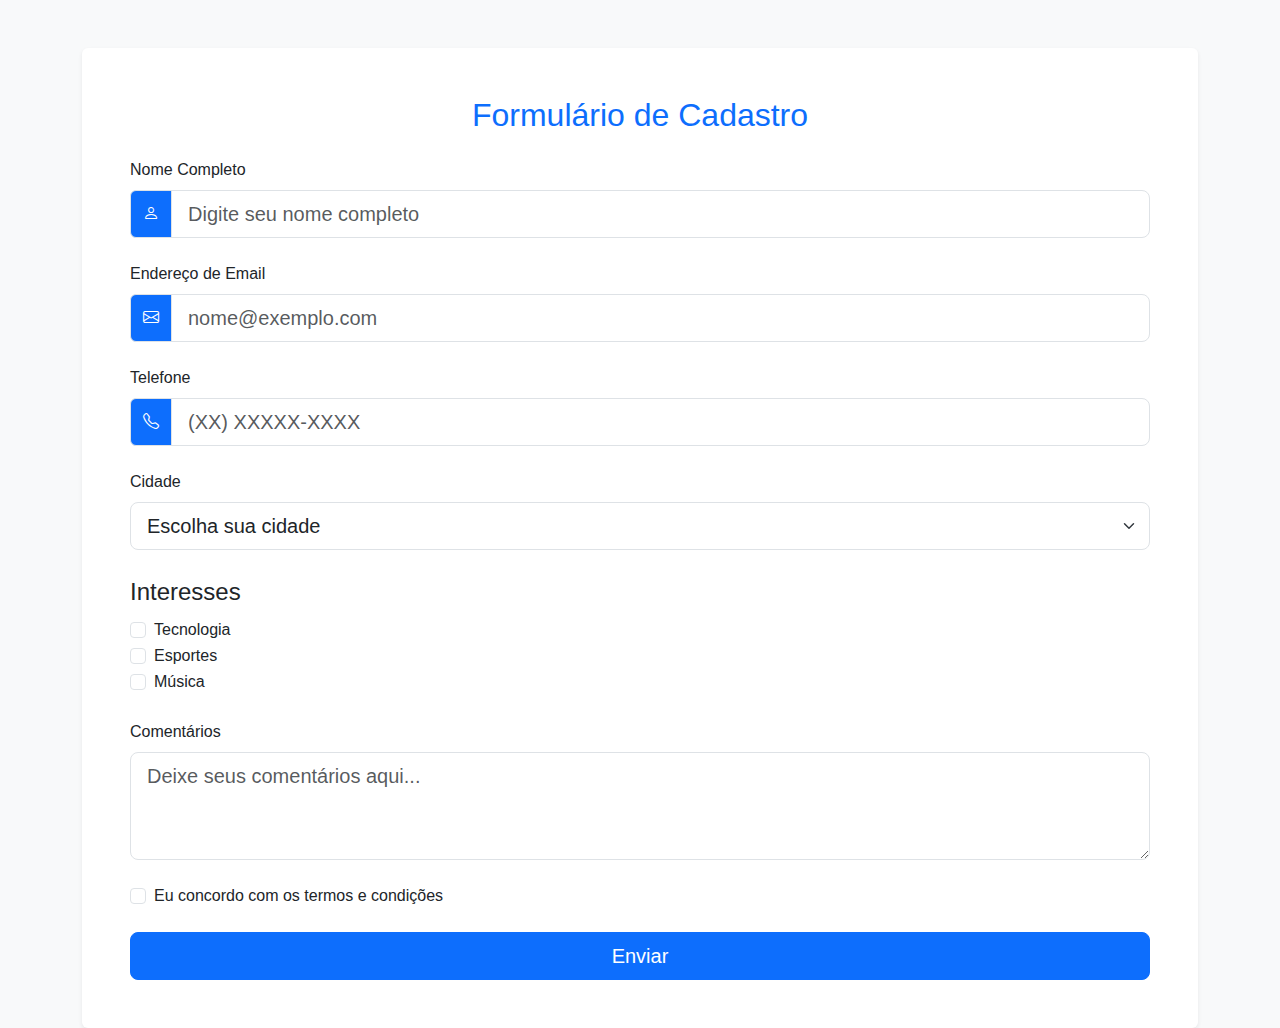
<file: bootstrapForm/index.html>
<!DOCTYPE html>
<html lang="pt-BR">
<head>
  <meta charset="UTF-8">
  <meta name="viewport" content="width=device-width, initial-scale=1.0">
  <title>Formulário Web</title>
  <link href="https://cdn.jsdelivr.net/npm/bootstrap@5.3.0/dist/css/bootstrap.min.css" rel="stylesheet">
  <link href="https://cdn.jsdelivr.net/npm/bootstrap-icons/font/bootstrap-icons.css" rel="stylesheet">
</head>

<body class="bg-light text-dark" style="font-family: 'Roboto', sans-serif;">
  <div class="container mt-5">
    <div class="card shadow-sm border-0">
      <div class="card-body p-5">
        <h2 class="text-primary text-center mb-4">Formulário de Cadastro</h2>
        <form id="formCadastro" novalidate>
          <!-- Nome Completo -->
          <div class="mb-4">
            <label for="nomeCompleto" class="form-label">Nome Completo</label>
            <div class="input-group">
              <span class="input-group-text bg-primary text-white"><i class="bi bi-person"></i></span>
              <input type="text" class="form-control form-control-lg" id="nomeCompleto" placeholder="Digite seu nome completo" required>
            </div>
          </div>

          <!-- Endereço de Email -->
          <div class="mb-4">
            <label for="email" class="form-label">Endereço de Email</label>
            <div class="input-group">
              <span class="input-group-text bg-primary text-white"><i class="bi bi-envelope"></i></span>
              <input type="email" class="form-control form-control-lg" id="email" placeholder="nome@exemplo.com" required>
            </div>
          </div>

          <!-- Telefone -->
          <div class="mb-4">
            <label for="telefone" class="form-label">Telefone</label>
            <div class="input-group">
              <span class="input-group-text bg-primary text-white"><i class="bi bi-telephone"></i></span>
              <input type="tel" class="form-control form-control-lg" id="telefone" placeholder="(XX) XXXXX-XXXX" pattern="[0-9]*" required>
            </div>
          </div>

          <!-- Selecione sua cidade -->
          <div class="mb-4">
            <label for="cidade" class="form-label">Cidade</label>
            <select class="form-select form-select-lg" id="cidade" required>
              <option selected>Escolha sua cidade</option>
              <option value="1">São Paulo</option>
              <option value="2">Rio de Janeiro</option>
              <option value="3">Belo Horizonte</option>
            </select>
          </div>

          <!-- Interesses -->
          <fieldset class="mb-4">
            <legend class="form-label">Interesses</legend>
            <div class="form-check">
              <input class="form-check-input" type="checkbox" value="tecnologia" id="tecnologia">
              <label class="form-check-label" for="tecnologia">Tecnologia</label>
            </div>
            <div class="form-check">
              <input class="form-check-input" type="checkbox" value="esportes" id="esportes">
              <label class="form-check-label" for="esportes">Esportes</label>
            </div>
            <div class="form-check">
              <input class="form-check-input" type="checkbox" value="musica" id="musica">
              <label class="form-check-label" for="musica">Música</label>
            </div>
          </fieldset>

          <!-- Comentários -->
          <div class="mb-4">
            <label for="comentarios" class="form-label">Comentários</label>
            <textarea class="form-control form-control-lg" id="comentarios" rows="3" placeholder="Deixe seus comentários aqui..."></textarea>
          </div>

          <!-- Termos e Condições -->
          <div class="mb-4 form-check">
            <input type="checkbox" class="form-check-input" id="termos" required>
            <label class="form-check-label" for="termos">Eu concordo com os termos e condições</label>
          </div>

          <!-- Botão de Enviar -->
          <div class="d-grid">
            <button type="submit" class="btn btn-primary btn-lg" id="btnEnviar">Enviar</button>
          </div>
        </form>
      </div>
    </div>
  </div>

  <script src="https://cdn.jsdelivr.net/npm/bootstrap@5.3.0/dist/js/bootstrap.bundle.min.js"></script>
<script>
    // Validação do formulário ao tentar enviar
    document.getElementById('formCadastro').addEventListener('submit', function(event) {
      if (!this.checkValidity()) {
        event.preventDefault();
        event.stopPropagation();
      }
      this.classList.add('was-validated');
    });
  </script>
</body>
</html>
</file>
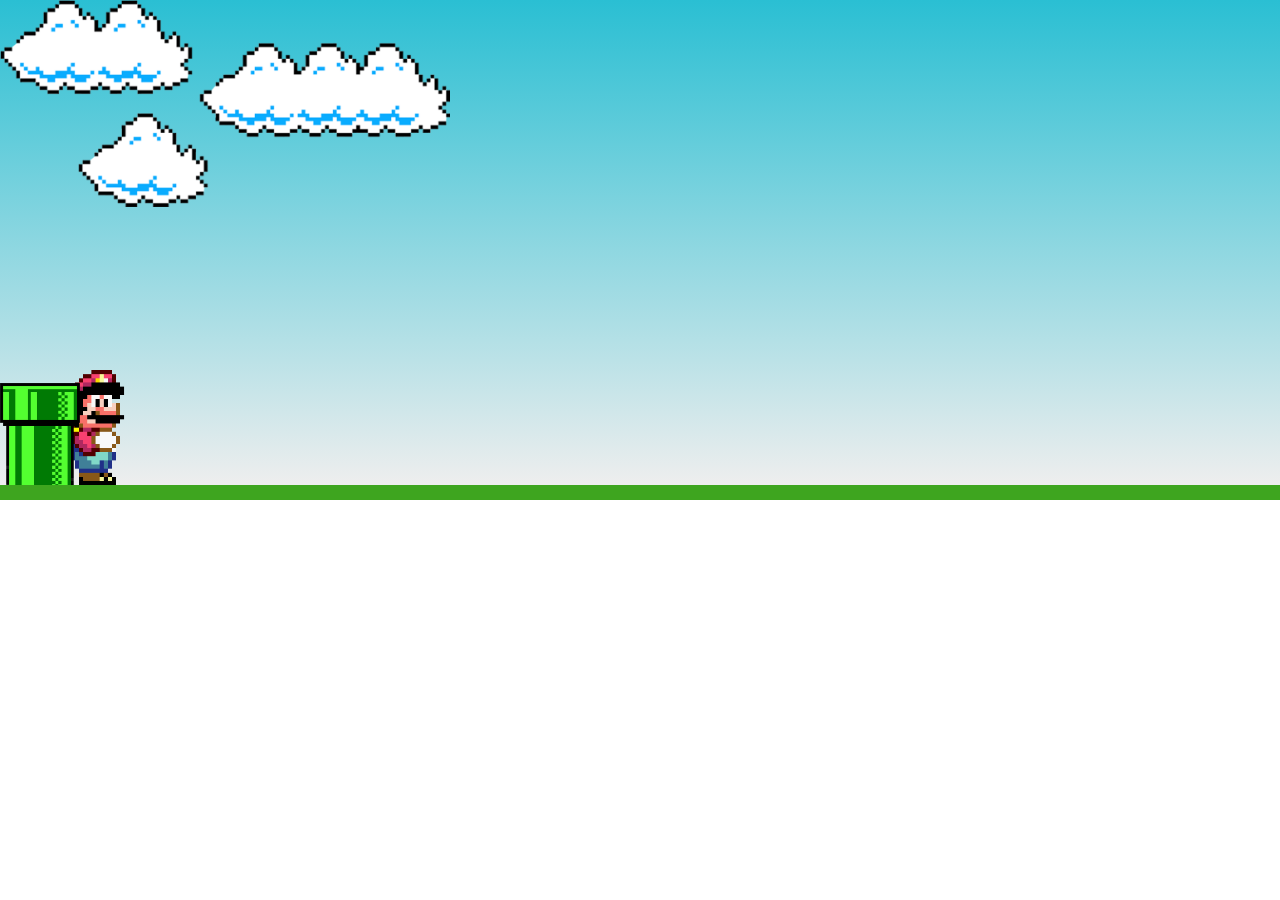
<file: marioJS/index.html>
<!DOCTYPE html>
<html lang="PT-BR">
<head>
    <meta charset="UTF-8">
    <meta name="viewport" content="width=device-width, initial-scale=1.0">
    <link rel="stylesheet" href="./css/style.css">
    <script src="./js/script.js" defer></script>
    <title>Mario Jump</title>
</head>
<body>
    <div class="game-board">

        <img src="./images/mario.gif" class="mario">
        <img src="./images/pipe.png" class="pipe">
        <img src="./images/clouds.png" class="clouds">

    </div>
    
</body>
</html>
</file>
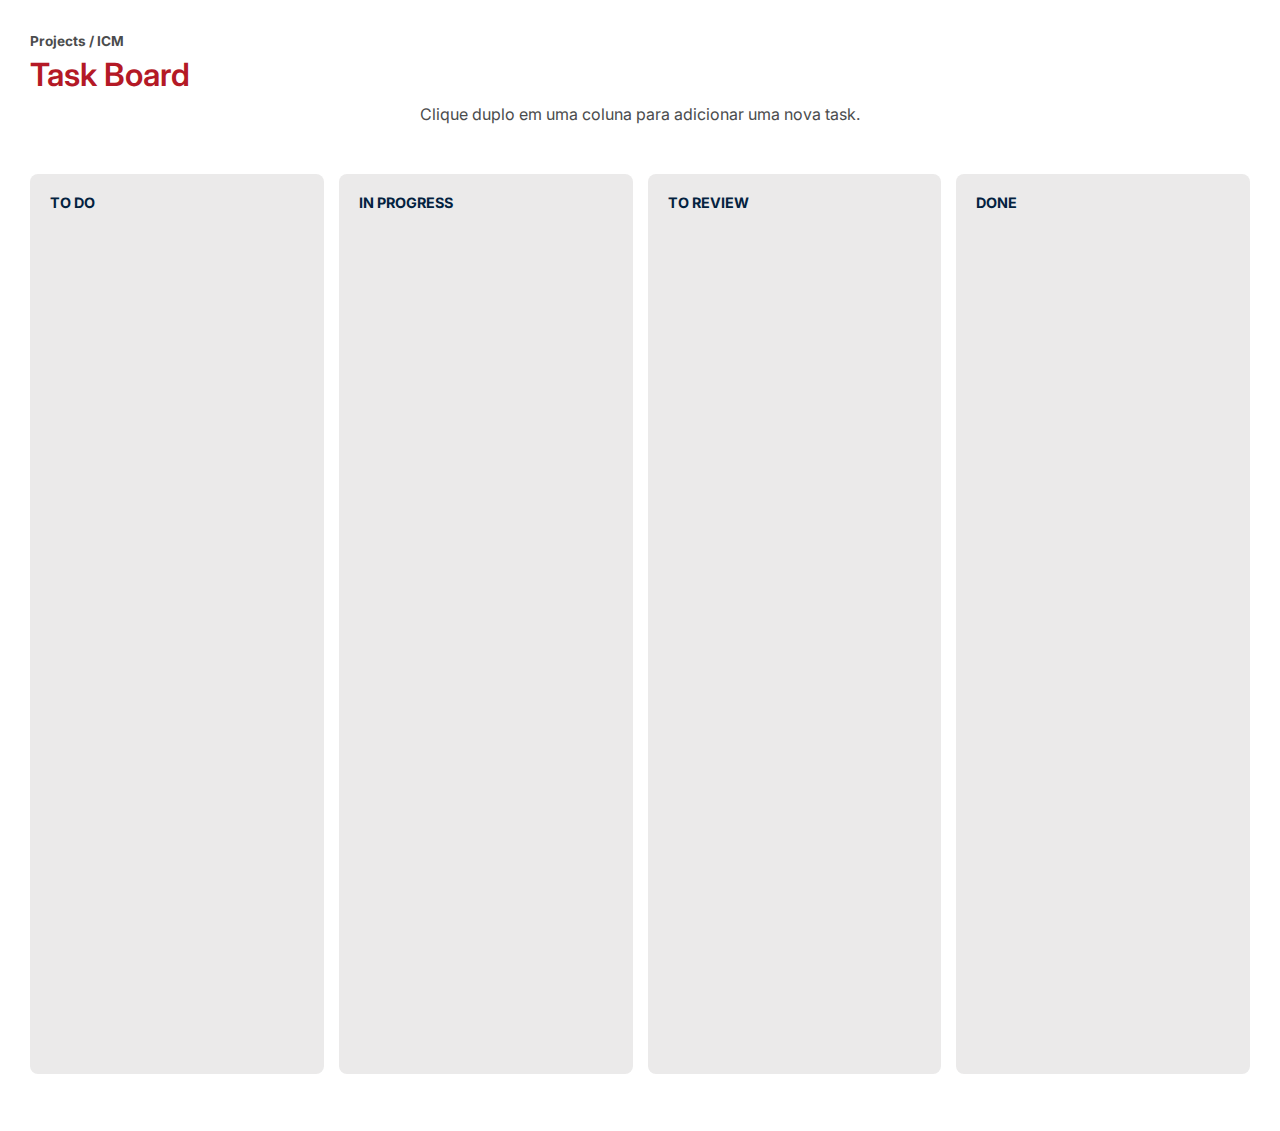
<file: taskBoard/index.html>
<!DOCTYPE html>
<html lang="pt-br">
<head>
    <meta charset="UTF-8">
    <meta name="viewport" content="width=device-width, initial-scale=1.0">
    <link rel="stylesheet" href="style.css"> 
    <title>Task Board</title>
</head>
<body>
    
    <main>

        <header>
            <span>Projects / ICM</span>
            <h1>Task Board</h1>
            <p class="instructions">Clique duplo em uma coluna para adicionar uma nova task.</p>
        </header>

        <section class="columns">

            <section class="column">
                <h2 class="column__title">TO DO</h2>
                <section class="column__cards">
                   
                </section>
            </section>

            <section class="column">
                <h2 class="column__title">IN PROGRESS</h2>
                <section class="column__cards">
                    
                </section>
            </section>

            <section class="column">
                <h2 class="column__title">TO REVIEW</h2>
                <section class="column__cards">
                    
                </section>
            </section>

            <section class="column">
                <h2 class="column__title">DONE</h2>
                <section class="column__cards">
                    
                </section>
            </section>

        </section>


    </main>

    <script src="script.js"></script>
</body>
</html>
</file>
<file: marioJS/css/style.css>
* {
    margin: 0;
    padding: 0;
    box-sizing: border-box;
}

.game-board {
    width: 100%;
    height: 500px;
    border-bottom: 15px solid #3ea51f;
    margin: 0 auto;
    position: relative;
    overflow: hidden;
    background: linear-gradient(rgb(42, 191, 211), rgb(238, 238, 238));
}

.clouds{
    position: absolute;
    width: 450px;
    animation: clouds-animation 20s infinite linear;
}

.pipe {
    position: absolute;
    bottom: 0;
    width: 80px;
    animation: pipe-animation 1.5s infinite linear;
}

.mario{
    width: 150px;
    position: absolute;
    bottom: 0;
}

.jump{
    animation: jump 500ms ease-out;
}

@keyframes clouds-animation {
    from {
        right: -450px;
    }

    to {
        right: 100%;
    }
}


@keyframes pipe-animation{
    from{
        right: -80px;
    }
    
    to {
        right: 100%;
    }

}

@keyframes jump {

    0%{
        bottom: 0;
    }

    40%{
        bottom: 180;
    }

    50%{
        bottom: 180px;
    }

    60%{
        bottom: 180px;
    }

    100%{
        bottom: 0;
    }
    
}
</file>
<file: taskBoard/style.css>
@import url("https://fonts.googleapis.com/css2?family=Inter:wght@400;700&display=swap");

*{
    margin: 0;
    padding: 0;
    box-sizing: border-box;
    font-family: "Inter", sans-serif;
}

main {
    padding: 30px;
    user-select: none;
}
/*#03223f*/
header > span {
    font-size: 0.85rem;
    font-weight: 700;
    color: #4b4c4d;
}

header > h1{
    color: #b41926;
    font-size: 2rem;
    font-weight: 600;
    margin-top: 5px;
}

.instructions {
    font-size: 1rem;
    color: #4b4c4d;
    margin-top: 10px;
    text-align: center;
}

.columns {
    display: flex;
    gap: 15px;
    margin-top: 50px;
}

.column {
    width: 100%;
    background-color: #ebeaea;
    height: 100dvh;
    border-radius: 8px;
}

.column__title {
    color: #03223f;
    font-size: 0.9rem;
    font-weight: 700;
    margin: 20px;

}

.column__cards {
    padding: 4px;
    height: 100%;
    border-radius: 5px;
}

.card {
    position: relative;
    min-height: 70px;
    background-color: #fffbfb;
    border-radius: 5px;
    border: 1px solid #303131;
    box-shadow: 0 2px 2px #03223f;
    padding: 12px 14px;
    font-size: 0.9rem;
    font-weight: 500;
    color: #4b4c4d;
    margin-bottom: 5px;
}

.card-content {
    padding-right: 30px; 
}

.delete-button {
    position: absolute;
    top: 5px;
    right: 5px;
    background-color: #b41926;
    color: white;
    border: none;
    border-radius: 50%;
    padding: 4px 6px;
    cursor: pointer;
    font-size: 0.8rem;
    width: 24px;
    height: 24px;
    display: flex;
    align-items: center;
    justify-content: center;
}

.delete-button:hover {
    background-color: #c9302c;
}

.column--highlight {
    background-color: #deebff;
    border: 2px solid #62a0f1
}
</file>
